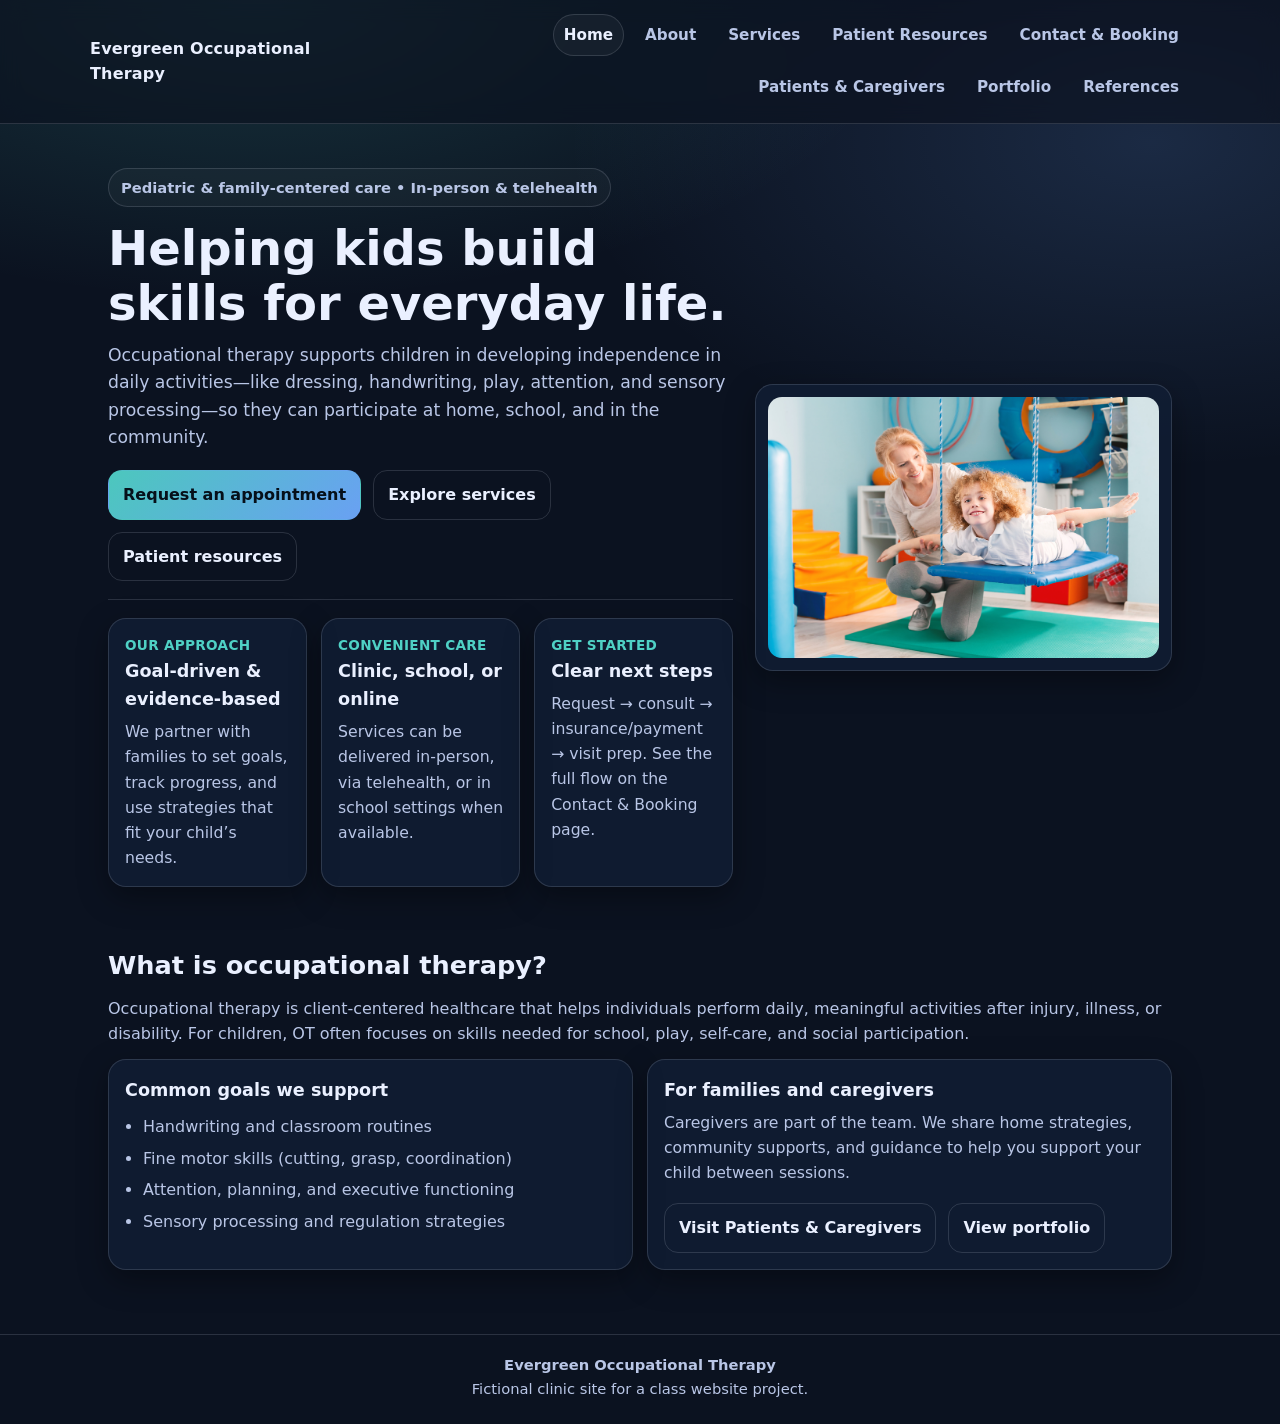
<file: index.html>
<!doctype html>
<html lang="en">
<head>
  <meta charset="utf-8" />
  <meta name="viewport" content="width=device-width, initial-scale=1" />
  <meta name="description" content="Occupational Therapy clinic website project home page" />
  <title>Evergreen OT • Home</title>
  <link rel="stylesheet" href="assets/styles.css" />
</head>
<body>
<a class="skip-link" href="#main">Skip to content</a>

<header>
  <div class="container nav">
    <a class="brand" href="index.html" aria-label="Evergreen Occupational Therapy home">
      <span>Evergreen Occupational Therapy</span>
    </a>

    <nav class="navlinks" aria-label="Primary">
      <a href="index.html" aria-current="page">Home</a>
      <a href="about.html">About</a>
      <a href="services.html">Services</a>
      <a href="patient-resources.html">Patient Resources</a>
      <a href="contact.html">Contact & Booking</a>
      <a href="caregivers.html">Patients & Caregivers</a>
      <a href="portfolio.html">Portfolio</a>
      <a href="references.html">References</a>
    </nav>
  </div>
</header>


<section class="hero">
  <div class="container hero-grid">
    <div>
      <span class="badge">Pediatric & family-centered care • In-person & telehealth</span>
      <h1>Helping kids build skills for everyday life.</h1>
      <p class="lead">
        Occupational therapy supports children in developing independence in daily activities—like dressing,
        handwriting, play, attention, and sensory processing—so they can participate at home, school, and in the community.
      </p>

      <div class="cta-row">
        <a class="btn primary" href="contact.html">Request an appointment</a>
        <a class="btn ghost" href="services.html">Explore services</a>
        <a class="btn ghost" href="patient-resources.html">Patient resources</a>
      </div>

      <div class="hr"></div>

      <div class="grid-3">
        <div class="card tile">
          <div class="kicker">Our approach</div>
          <h3>Goal-driven & evidence-based</h3>
          <p>We partner with families to set goals, track progress, and use strategies that fit your child’s needs.</p>
        </div>
        <div class="card tile">
          <div class="kicker">Convenient care</div>
          <h3>Clinic, school, or online</h3>
          <p>Services can be delivered in-person, via telehealth, or in school settings when available.</p>
        </div>
        <div class="card tile">
          <div class="kicker">Get started</div>
          <h3>Clear next steps</h3>
          <p>Request → consult → insurance/payment → visit prep. See the full flow on the Contact & Booking page.</p>
        </div>
      </div>
    </div>

    <aside class="card hero-card" aria-label="Concept map preview">
      <img src="assets/images/sensory-and-upper-bod-stengthening.jpg"/>

    </aside>
  </div>
</section>

<main id="main">
  <div class="container">
    <section class="section">
      <h2>What is occupational therapy?</h2>
      <p>
        Occupational therapy is client-centered healthcare that helps individuals perform daily, meaningful activities
        after injury, illness, or disability. For children, OT often focuses on skills needed for school, play,
        self-care, and social participation.
      </p>

      <div class="grid-2">
        <div class="card tile">
          <h3>Common goals we support</h3>
          <ul class="list">
            <li>Handwriting and classroom routines</li>
            <li>Fine motor skills (cutting, grasp, coordination)</li>
            <li>Attention, planning, and executive functioning</li>
            <li>Sensory processing and regulation strategies</li>
          </ul>
        </div>
        <div class="card tile">
          <h3>For families and caregivers</h3>
          <p>
            Caregivers are part of the team. We share home strategies, community supports, and guidance to help you
            support your child between sessions.
          </p>
          <div class="cta-row">
            <a class="btn" href="caregivers.html">Visit Patients & Caregivers</a>
            <a class="btn" href="portfolio.html">View portfolio</a>
          </div>
        </div>
      </div>
    </section>
  </div>
</main>


<footer>
  <div class="container footer-grid">
    <div class="small">
      <strong>Evergreen Occupational Therapy</strong><br />
      <span>Fictional clinic site for a class website project.</span>
    </div>
  </div>
</footer>

</body>
</html>
</file>
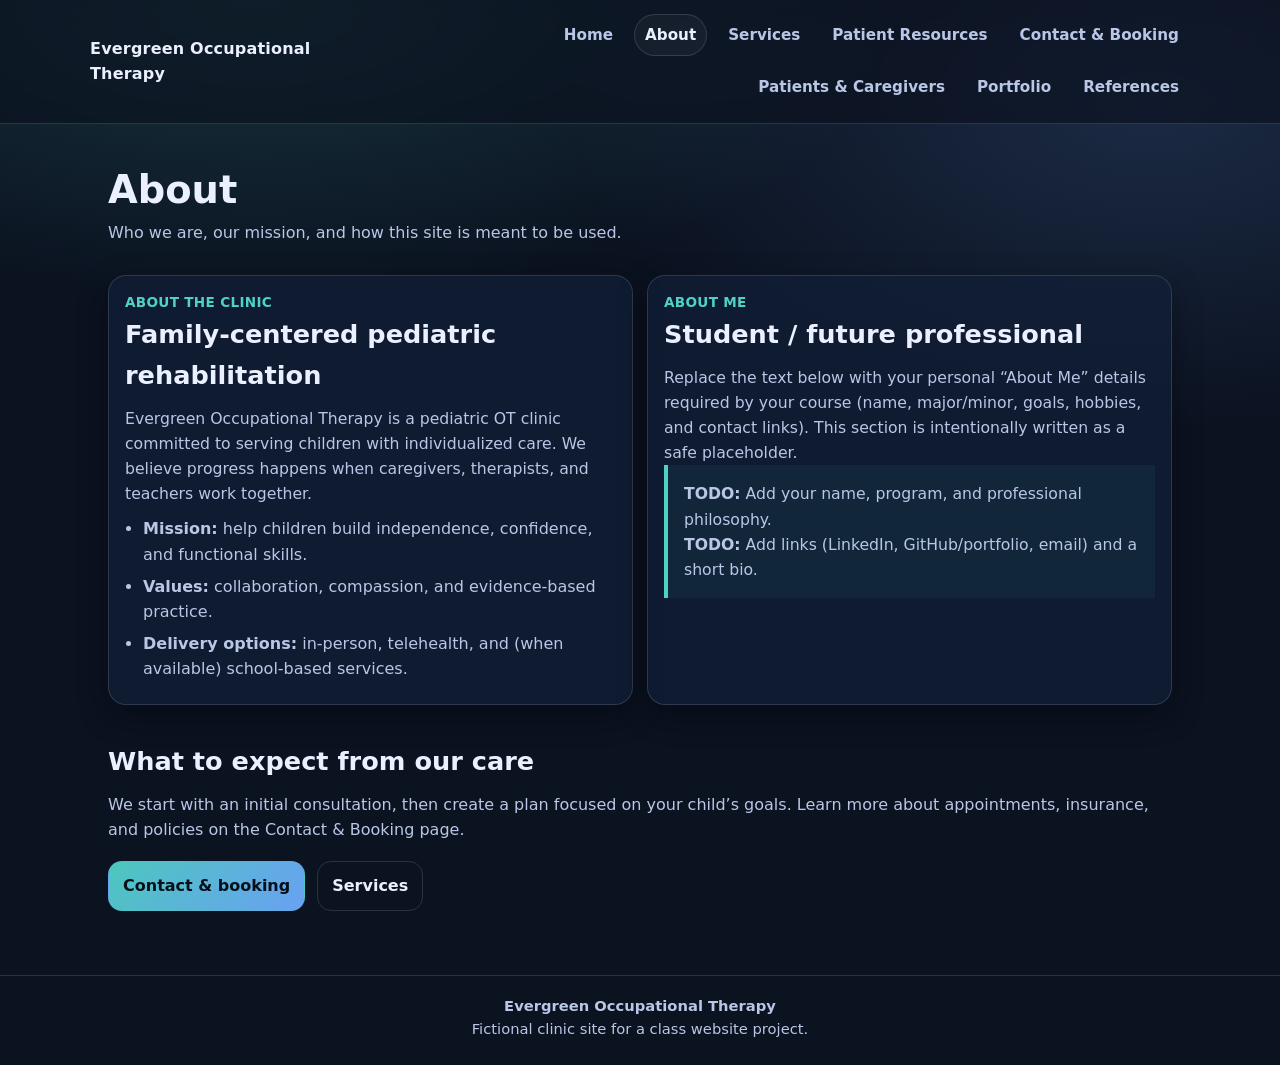
<file: about.html>
<!doctype html>
<html lang="en">
<head>
  <meta charset="utf-8" />
  <meta name="viewport" content="width=device-width, initial-scale=1" />
  <meta name="description" content="About page for the occupational therapy website project" />
  <title>Evergreen OT • About</title>
  <link rel="stylesheet" href="assets/styles.css" />
</head>
<body>
<a class="skip-link" href="#main">Skip to content</a>

<header>
  <div class="container nav">
    <a class="brand" href="index.html" aria-label="Evergreen Occupational Therapy home">
      <span>Evergreen Occupational Therapy</span>
    </a>

    <nav class="navlinks" aria-label="Primary">
      <a href="index.html">Home</a>
          <a href="about.html" aria-current="page">About</a>
          <a href="services.html">Services</a>
          <a href="patient-resources.html">Patient Resources</a>
          <a href="contact.html">Contact & Booking</a>
          <a href="caregivers.html">Patients & Caregivers</a>
          <a href="portfolio.html">Portfolio</a>
          <a href="references.html">References</a>
    </nav>
  </div>
</header>


<main id="main">
  <div class="container">
    <section class="page-title">
      <h1>About</h1>
      <p>Who we are, our mission, and how this site is meant to be used.</p>
    </section>

    <section class="section grid-2">
      <div class="card tile">
        <div class="kicker">About the clinic</div>
        <h2>Family-centered pediatric rehabilitation</h2>
        <p>
          Evergreen Occupational Therapy is a pediatric OT clinic committed to serving children with individualized care.
          We believe progress happens when caregivers, therapists, and teachers work together.
        </p>
        <ul class="list">
          <li><strong>Mission:</strong> help children build independence, confidence, and functional skills.</li>
          <li><strong>Values:</strong> collaboration, compassion, and evidence-based practice.</li>
          <li><strong>Delivery options:</strong> in-person, telehealth, and (when available) school-based services.</li>
        </ul>
      </div>

      <div class="card tile">
        <div class="kicker">About me</div>
        <h2>Student / future professional</h2>
        <p>
          Replace the text below with your personal “About Me” details required by your course (name, major/minor, goals,
          hobbies, and contact links). This section is intentionally written as a safe placeholder.
        </p>
        <div class="quote">
          <p><strong>TODO:</strong> Add your name, program, and professional philosophy.</p>
          <p><strong>TODO:</strong> Add links (LinkedIn, GitHub/portfolio, email) and a short bio.</p>
        </div>
      </div>
    </section>

    <section class="section">
      <h2>What to expect from our care</h2>
      <p>
        We start with an initial consultation, then create a plan focused on your child’s goals.
        Learn more about appointments, insurance, and policies on the Contact & Booking page.
      </p>
      <div class="cta-row">
        <a class="btn primary" href="contact.html">Contact & booking</a>
        <a class="btn" href="services.html">Services</a>
      </div>
    </section>
  </div>
</main>


<footer>
  <div class="container footer-grid">
    <div class="small">
      <strong>Evergreen Occupational Therapy</strong><br />
      <span>Fictional clinic site for a class website project.</span>
    </div>
  </div>
</footer>

</body>
</html>
</file>
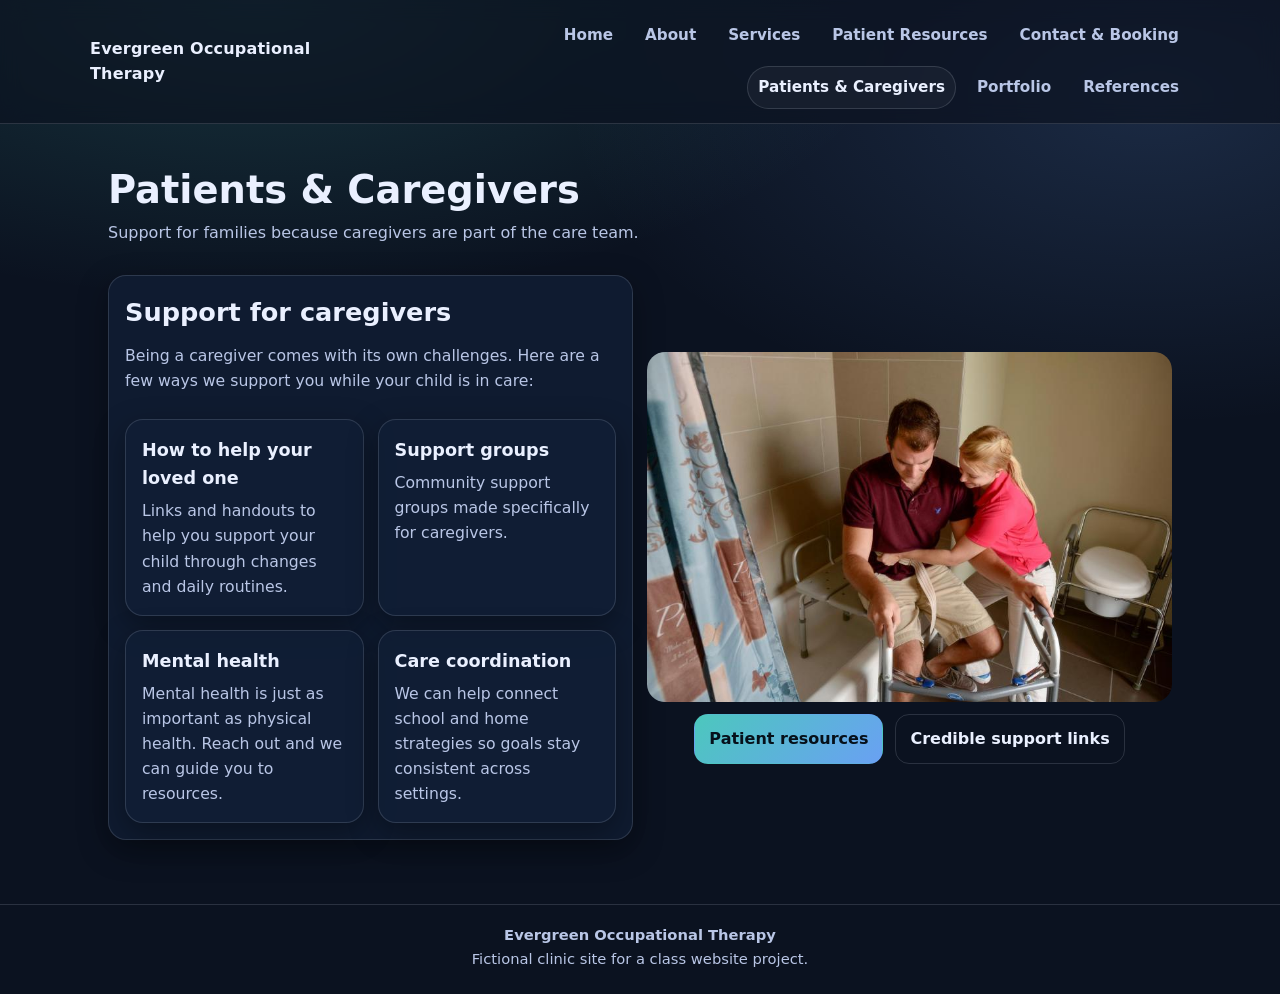
<file: caregivers.html>
<!doctype html>
<html lang="en">
<head>
  <meta charset="utf-8" />
  <meta name="viewport" content="width=device-width, initial-scale=1" />
  <meta name="description" content="Support resources for patients and caregivers" />
  <title>Evergreen OT • Patients & Caregivers</title>
  <link rel="stylesheet" href="assets/styles.css" />
</head>
<body>
<a class="skip-link" href="#main">Skip to content</a>

<header>
  <div class="container nav">
    <a class="brand" href="index.html" aria-label="Evergreen Occupational Therapy home">
      <span>Evergreen Occupational Therapy</span>
    </a>

    <nav class="navlinks" aria-label="Primary">
      <a href="index.html">Home</a>
          <a href="about.html">About</a>
          <a href="services.html">Services</a>
          <a href="patient-resources.html">Patient Resources</a>
          <a href="contact.html">Contact & Booking</a>
          <a href="caregivers.html" aria-current="page">Patients & Caregivers</a>
          <a href="portfolio.html">Portfolio</a>
          <a href="references.html">References</a>
    </nav>
  </div>
</header>


<main id="main">
  <div class="container">
    <section class="page-title">
      <h1>Patients & Caregivers</h1>
      <p>Support for families because caregivers are part of the care team.</p>
    </section>

    <section class="section media">
      <div>
        <div class="card tile">
          <h2>Support for caregivers</h2>
          <p>
            Being a caregiver comes with its own challenges. Here are a few ways we support you while your child is in care:
          </p>
          <br>
          <div class="grid-2">
            <div class="card tile">
              <h3>How to help your loved one</h3>
              <p>Links and handouts to help you support your child through changes and daily routines.</p>
            </div>
            <div class="card tile">
              <h3>Support groups</h3>
              <p>Community support groups made specifically for caregivers.</p>
            </div>
            <div class="card tile">
              <h3>Mental health</h3>
              <p>Mental health is just as important as physical health. Reach out and we can guide you to resources.</p>
            </div>
            <div class="card tile">
              <h3>Care coordination</h3>
              <p>We can help connect school and home strategies so goals stay consistent across settings.</p>
            </div>
          </div>
        </div>

      </div>

      <div class="caregiver-right">
        <div class="card hero-card caregiver-image-card">
          <img src="assets/images/lady-help.jpg" alt="Caregiver supporting a child during therapy activities." />
        </div>
        <div class="cta-row caregiver-side-cta">
          <a class="btn primary" href="patient-resources.html">Patient resources</a>
          <a class="btn" href="references.html">Credible support links</a>
        </div>
      </div>
    </section>
  </div>
</main>


<footer>
  <div class="container footer-grid">
    <div class="small">
      <strong>Evergreen Occupational Therapy</strong><br />
      <span>Fictional clinic site for a class website project.</span>
    </div>
  </div>
</footer>

</body>
</html>
</file>
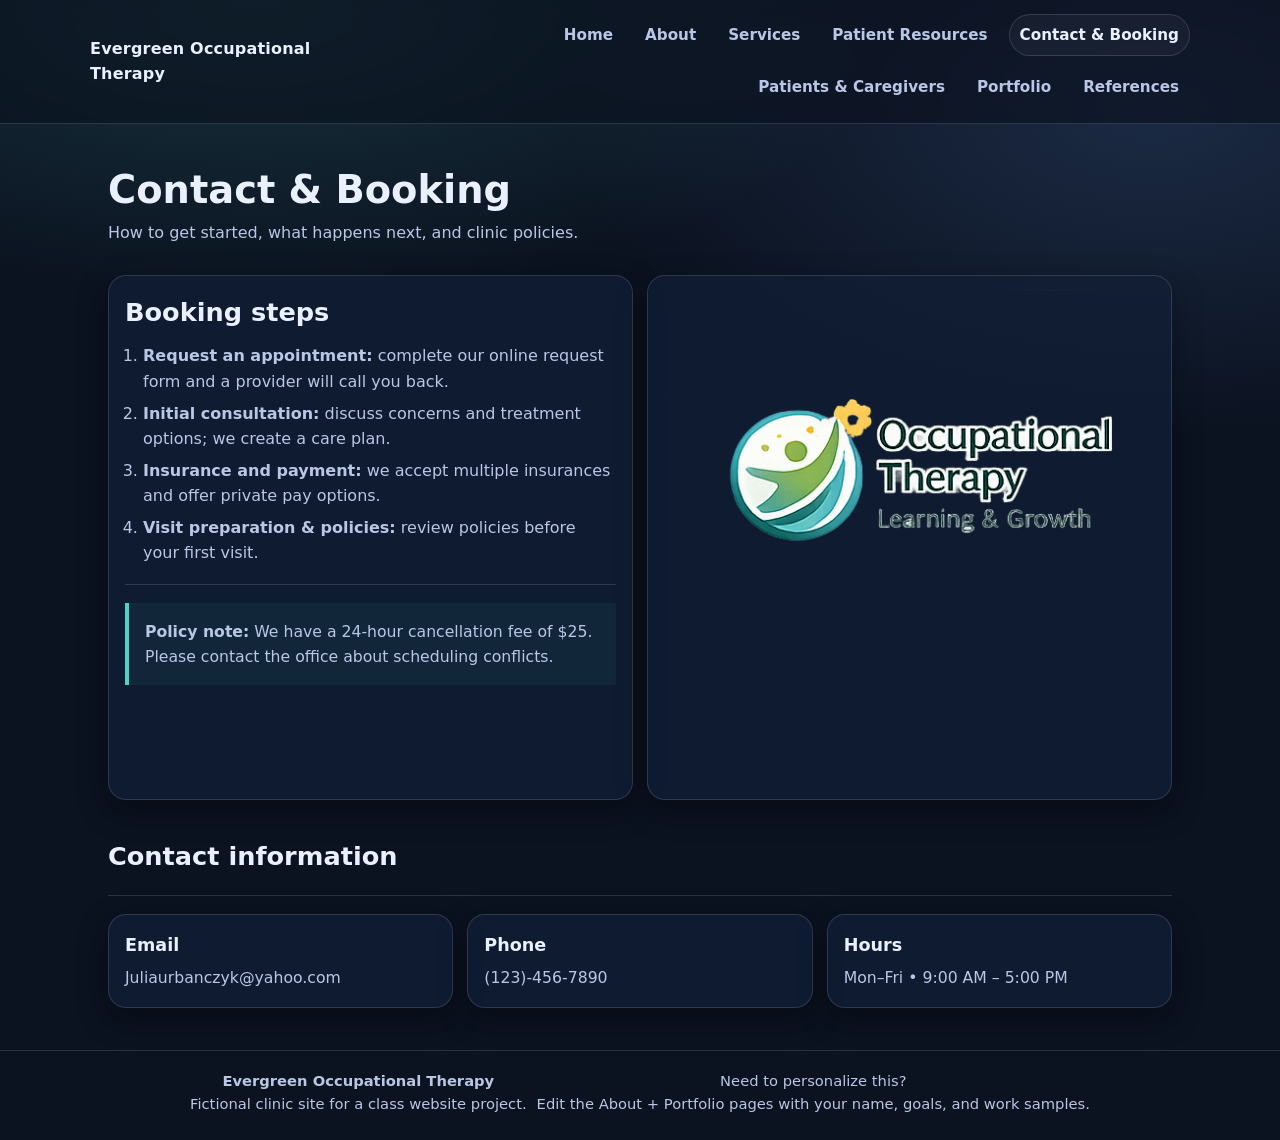
<file: contact.html>
<!doctype html>
<html lang="en">
<head>
  <meta charset="utf-8" />
  <meta name="viewport" content="width=device-width, initial-scale=1" />
  <meta name="description" content="How to contact the clinic and book an appointment" />
  <title>Evergreen OT • Contact & Booking</title>
  <link rel="stylesheet" href="assets/styles.css" />
</head>
<body class="contact-page">
<a class="skip-link" href="#main">Skip to content</a>

<header>
  <div class="container nav">
    <a class="brand" href="index.html" aria-label="Evergreen Occupational Therapy home">
      <span>Evergreen Occupational Therapy</span>
    </a>

    <nav class="navlinks" aria-label="Primary">
      <a href="index.html">Home</a>
          <a href="about.html">About</a>
          <a href="services.html">Services</a>
          <a href="patient-resources.html">Patient Resources</a>
          <a href="contact.html" aria-current="page">Contact & Booking</a>
          <a href="caregivers.html">Patients & Caregivers</a>
          <a href="portfolio.html">Portfolio</a>
          <a href="references.html">References</a>
    </nav>
  </div>
</header>


<main id="main">
  <div class="container">
    <section class="page-title">
      <h1>Contact & Booking</h1>
      <p>How to get started, what happens next, and clinic policies.</p>
    </section>

    <section class="section grid-2 contact-top">
      <div class="card tile">
        <h2>Booking steps</h2>
        <ol class="list">
          <li><strong>Request an appointment:</strong> complete our online request form and a provider will call you back.</li>
          <li><strong>Initial consultation:</strong> discuss concerns and treatment options; we create a care plan.</li>
          <li><strong>Insurance and payment:</strong> we accept multiple insurances and offer private pay options.</li>
          <li><strong>Visit preparation & policies:</strong> review policies before your first visit.</li>
        </ol>
        <div class="hr"></div>
        <div class="quote">
          <p><strong>Policy note:</strong> We have a 24-hour cancellation fee of $25. Please contact the office about scheduling conflicts.</p>
        </div>
      </div>

      <div class="card hero-card contact-image-card">
        <img src="assets/images/logo_5.png" alt="Contact and booking process visual." />
      </div>
    </section>

    <section class="section">
      <h2>Contact information</h2>
      <div class="hr"></div>
      <div class="grid-3">
        <div class="card tile">
          <h3>Email</h3>
          <p><a>Juliaurbanczyk@yahoo.com</a></p>
        </div>
        <div class="card tile">
          <h3>Phone</h3>
          <p><a>(123)-456-7890</a></p>
        </div>
        <div class="card tile">
          <h3>Hours</h3>
          <p>Mon–Fri • 9:00 AM – 5:00 PM</p>
        </div>
      </div>
    </section>
  </div>
</main>


<footer>
  <div class="container footer-grid">
    <div class="small">
      <strong>Evergreen Occupational Therapy</strong><br />
      <span>Fictional clinic site for a class website project.</span>
    </div>
    <div class="small">
      <span>Need to personalize this?</span><br />
      <span>Edit the About + Portfolio pages with your name, goals, and work samples.</span>
    </div>
  </div>
</footer>

</body>
</html>
</file>
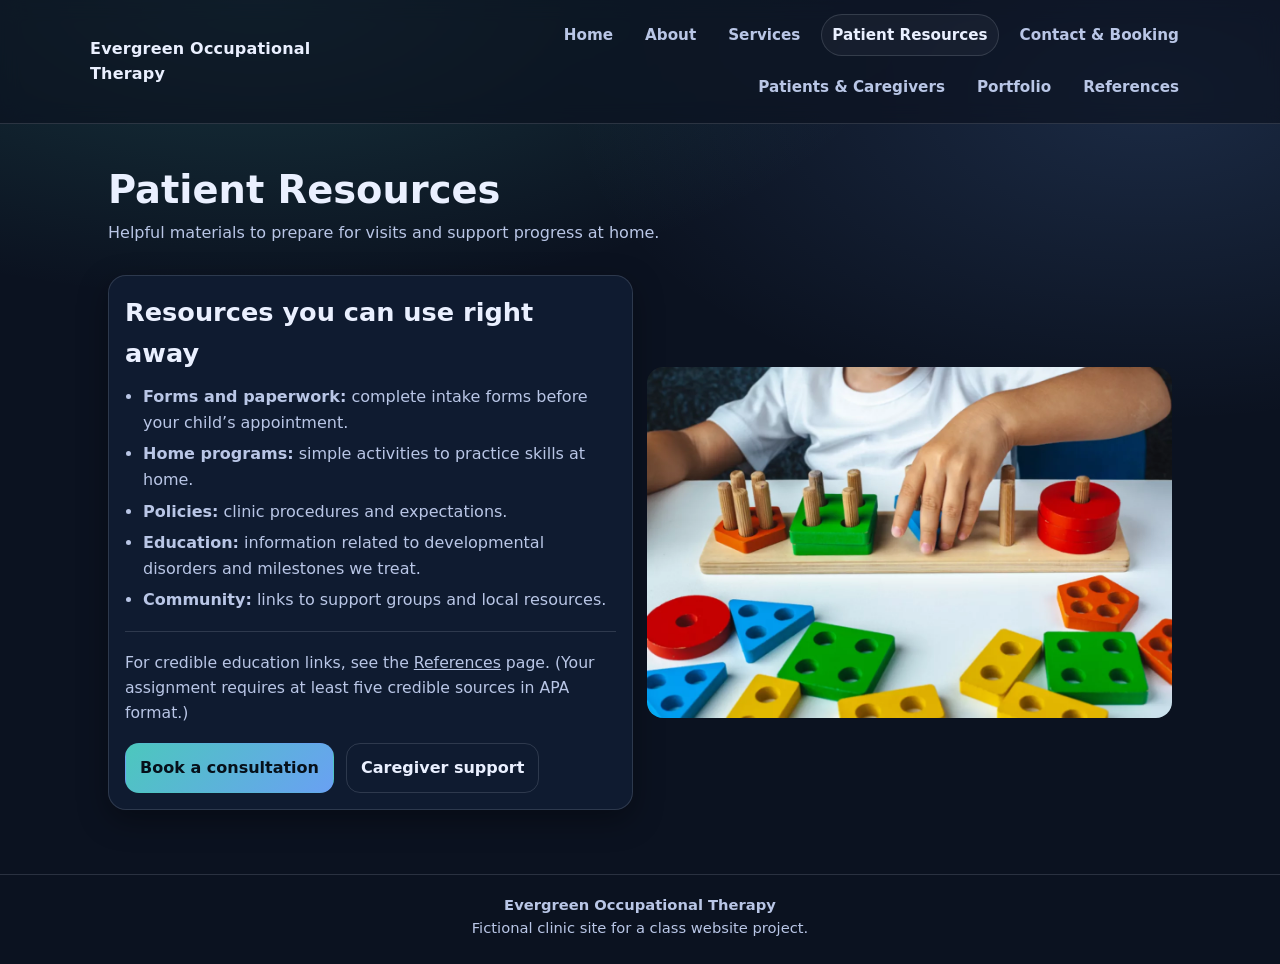
<file: patient-resources.html>
<!doctype html>
<html lang="en">
<head>
  <meta charset="utf-8" />
  <meta name="viewport" content="width=device-width, initial-scale=1" />
  <meta name="description" content="Patient resources and handouts for families" />
  <title>Evergreen OT • Patient Resources</title>
  <link rel="stylesheet" href="assets/styles.css" />
</head>
<body class="patient-resources-page">
<a class="skip-link" href="#main">Skip to content</a>

<header>
  <div class="container nav">
    <a class="brand" href="index.html" aria-label="Evergreen Occupational Therapy home">
      <span>Evergreen Occupational Therapy</span>
    </a>

    <nav class="navlinks" aria-label="Primary">
      <a href="index.html">Home</a>
          <a href="about.html">About</a>
          <a href="services.html">Services</a>
          <a href="patient-resources.html" aria-current="page">Patient Resources</a>
          <a href="contact.html">Contact & Booking</a>
          <a href="caregivers.html">Patients & Caregivers</a>
          <a href="portfolio.html">Portfolio</a>
          <a href="references.html">References</a>
    </nav>
  </div>
</header>


<main id="main">
  <div class="container">
    <section class="page-title">
      <h1>Patient Resources</h1>
      <p>Helpful materials to prepare for visits and support progress at home.</p>
    </section>

    <section class="section media">
      <div class="card tile">
        <h2>Resources you can use right away</h2>
        <ul class="list">
          <li><strong>Forms and paperwork:</strong> complete intake forms before your child’s appointment.</li>
          <li><strong>Home programs:</strong> simple activities to practice skills at home.</li>
          <li><strong>Policies:</strong> clinic procedures and expectations.</li>
          <li><strong>Education:</strong> information related to developmental disorders and milestones we treat.</li>
          <li><strong>Community:</strong> links to support groups and local resources.</li>
        </ul>

        <div class="hr"></div>

        <p>
          For credible education links, see the <a href="references.html">References</a> page.
          (Your assignment requires at least five credible sources in APA format.)
        </p>

        <div class="cta-row">
          <a class="btn primary" href="contact.html">Book a consultation</a>
          <a class="btn" href="caregivers.html">Caregiver support</a>
        </div>
      </div>

      <div class="card hero-card patient-image-card">
        <img src="assets/images/shutterstock_1511085716.webp" alt="Child participating in an occupational therapy activity." />
      </div>
    </section>
  </div>
</main>


<footer>
  <div class="container footer-grid">
    <div class="small">
      <strong>Evergreen Occupational Therapy</strong><br />
      <span>Fictional clinic site for a class website project.</span>
    </div>
  </div>
</footer>

</body>
</html>
</file>
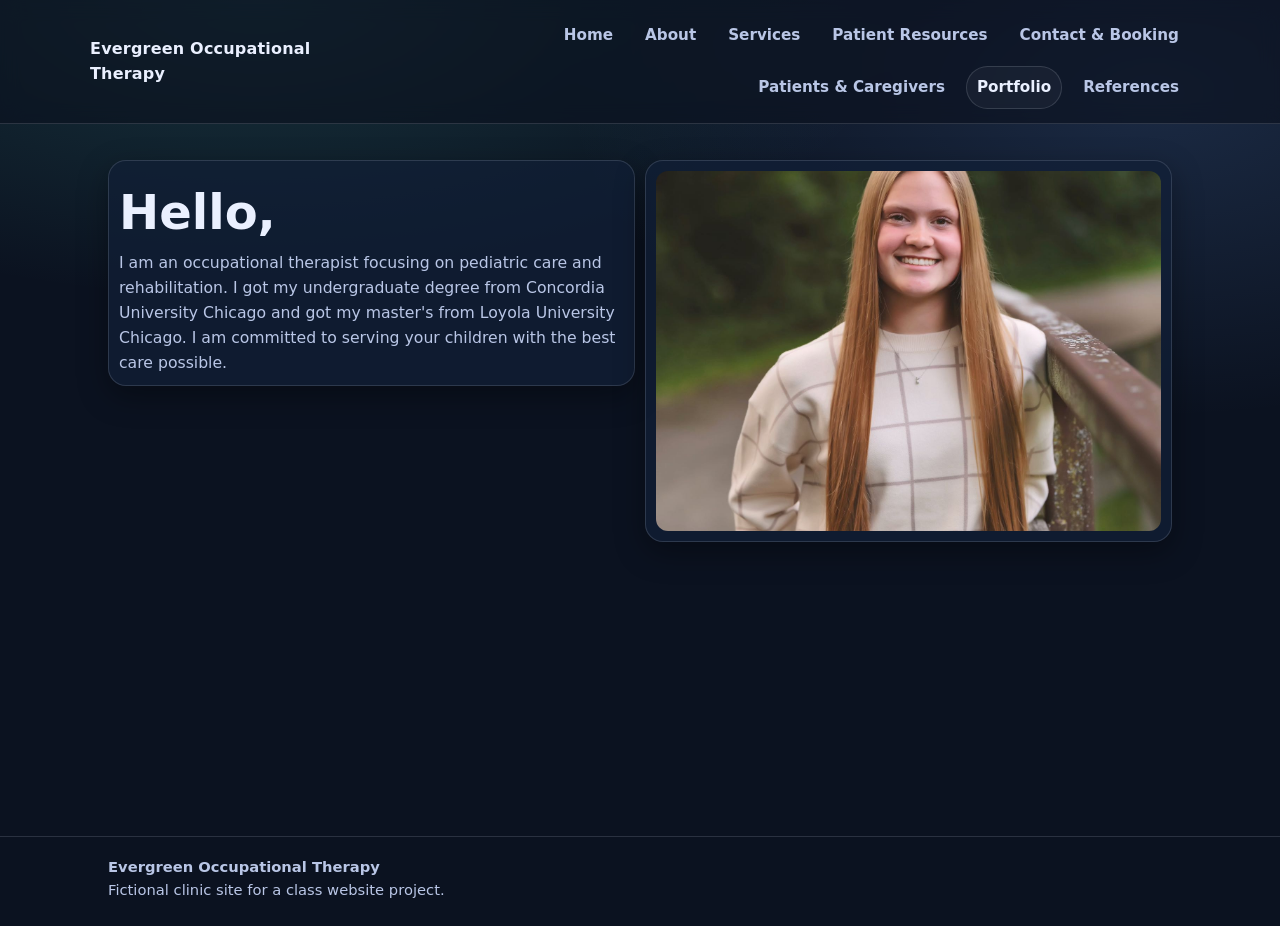
<file: portfolio.html>
<!doctype html>
<html lang="en">
<head>
  <meta charset="utf-8" />
  <meta name="viewport" content="width=device-width, initial-scale=1" />
  <meta name="description" content="Portfolio and professional background" />
  <title>Evergreen OT - Portfolio</title>
  <link rel="stylesheet" href="assets/styles.css" />
</head>
<body class="portfolio-page">
<a class="skip-link" href="#main">Skip to content</a>

<header>
  <div class="container nav">
    <a class="brand" href="index.html" aria-label="Evergreen Occupational Therapy home">
      <span>Evergreen Occupational Therapy</span>
    </a>

    <nav class="navlinks" aria-label="Primary">
      <a href="index.html">Home</a>
      <a href="about.html">About</a>
      <a href="services.html">Services</a>
      <a href="patient-resources.html">Patient Resources</a>
      <a href="contact.html">Contact & Booking</a>
      <a href="caregivers.html">Patients & Caregivers</a>
      <a href="portfolio.html" aria-current="page">Portfolio</a>
      <a href="references.html">References</a>
    </nav>
  </div>
</header>

<main id="main">
  <div class="container">
    <section class="section grid-2 portfolio-full">
      <div class="card tile">
        <h1>Hello,</h1>
        <p>
          I am an occupational therapist focusing on pediatric care and rehabilitation. I got my undergraduate
          degree from Concordia University Chicago and got my master's from Loyola University Chicago. I am committed
          to serving your children with the best care possible.
        </p>
      </div>

      <div class="card tile">
        <img class="portfolio-headshot" src="assets/images/01FC3C49-BE21-41E3-9C40-2B6F2432E581.jpg" alt="Professional headshot." />
      </div>
    </section>
  </div>
</main>

<footer>
  <div class="container footer-grid">
    <div class="small">
      <strong>Evergreen Occupational Therapy</strong><br />
      <span>Fictional clinic site for a class website project.</span>
    </div>
  </div>
</footer>

</body>
</html>
</file>
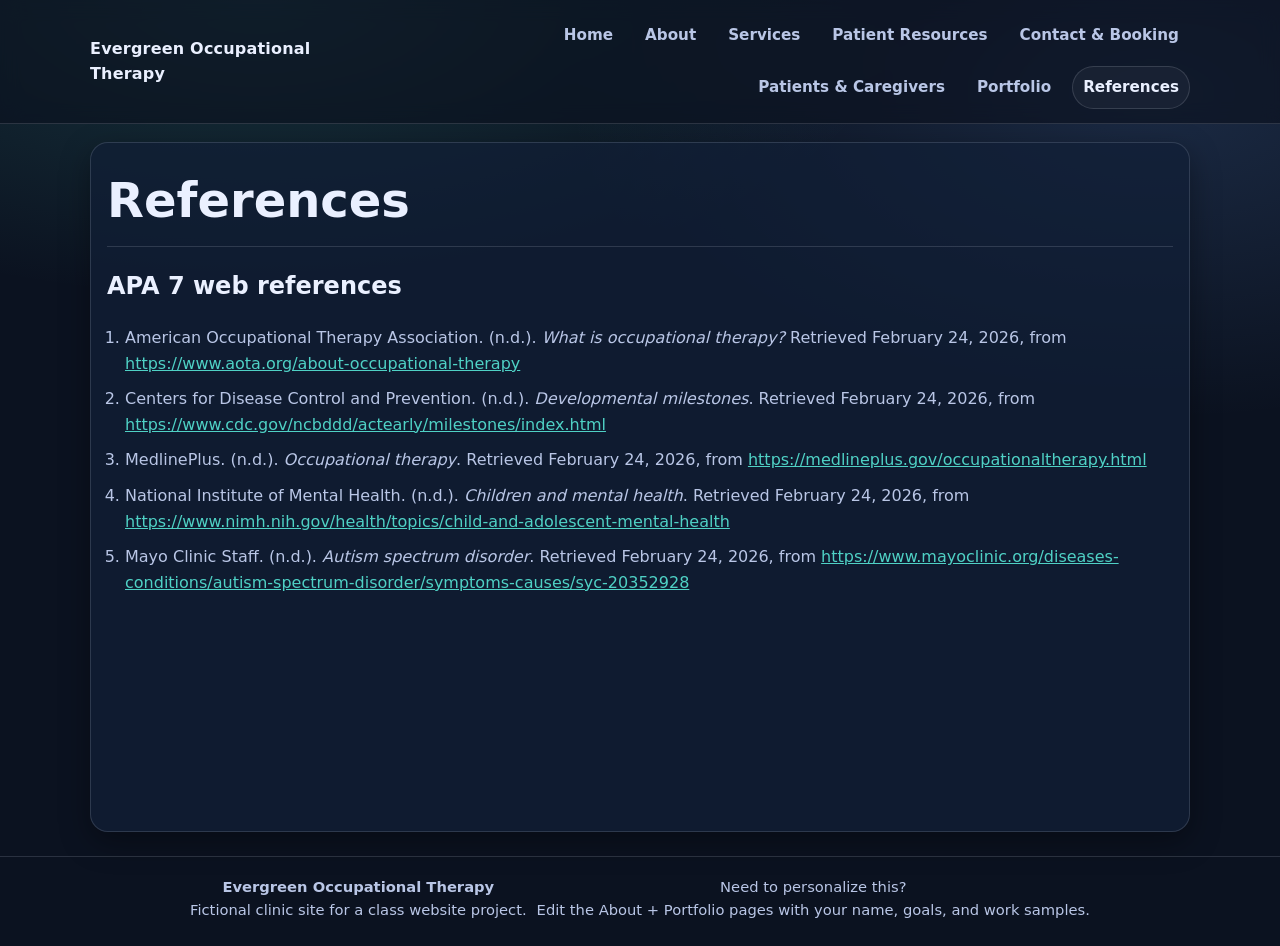
<file: references.html>
<!doctype html>
<html lang="en">
<head>
  <meta charset="utf-8" />
  <meta name="viewport" content="width=device-width, initial-scale=1" />
  <meta name="description" content="APA 7 references for credible occupational therapy resources" />
  <title>Evergreen OT - References</title>
  <link rel="stylesheet" href="assets/styles.css" />
</head>
<body class="references-page">
<a class="skip-link" href="#main">Skip to content</a>

<header>
  <div class="container nav">
    <a class="brand" href="index.html" aria-label="Evergreen Occupational Therapy home">
      <span>Evergreen Occupational Therapy</span>
    </a>

    <nav class="navlinks" aria-label="Primary">
      <a href="index.html">Home</a>
      <a href="about.html">About</a>
      <a href="services.html">Services</a>
      <a href="patient-resources.html">Patient Resources</a>
      <a href="contact.html">Contact & Booking</a>
      <a href="caregivers.html">Patients & Caregivers</a>
      <a href="portfolio.html">Portfolio</a>
      <a href="references.html" aria-current="page">References</a>
    </nav>
  </div>
</header>

<main id="main">
  <div class="container references-box card tile">
    <h1>References</h1>

    <div class="hr"></div>

    <h2>APA 7 web references</h2>
    <ol class="list refs">
      <li>
        American Occupational Therapy Association. (n.d.). <em>What is occupational therapy?</em>
        Retrieved February 24, 2026, from
        <a href="https://www.aota.org/about-occupational-therapy">https://www.aota.org/about-occupational-therapy</a>
      </li>
      <li>
        Centers for Disease Control and Prevention. (n.d.). <em>Developmental milestones</em>.
        Retrieved February 24, 2026, from
        <a href="https://www.cdc.gov/ncbddd/actearly/milestones/index.html">https://www.cdc.gov/ncbddd/actearly/milestones/index.html</a>
      </li>
      <li>
        MedlinePlus. (n.d.). <em>Occupational therapy</em>.
        Retrieved February 24, 2026, from
        <a href="https://medlineplus.gov/occupationaltherapy.html">https://medlineplus.gov/occupationaltherapy.html</a>
      </li>
      <li>
        National Institute of Mental Health. (n.d.). <em>Children and mental health</em>.
        Retrieved February 24, 2026, from
        <a href="https://www.nimh.nih.gov/health/topics/child-and-adolescent-mental-health">https://www.nimh.nih.gov/health/topics/child-and-adolescent-mental-health</a>
      </li>
      <li>
        Mayo Clinic Staff. (n.d.). <em>Autism spectrum disorder</em>.
        Retrieved February 24, 2026, from
        <a href="https://www.mayoclinic.org/diseases-conditions/autism-spectrum-disorder/symptoms-causes/syc-20352928">https://www.mayoclinic.org/diseases-conditions/autism-spectrum-disorder/symptoms-causes/syc-20352928</a>
      </li>
    </ol>
  </div>
</main>

<footer>
  <div class="container footer-grid">
    <div class="small">
      <strong>Evergreen Occupational Therapy</strong><br />
      <span>Fictional clinic site for a class website project.</span>
    </div>
    <div class="small">
      <span>Need to personalize this?</span><br />
      <span>Edit the About + Portfolio pages with your name, goals, and work samples.</span>
    </div>
  </div>
</footer>

</body>
</html>
</file>
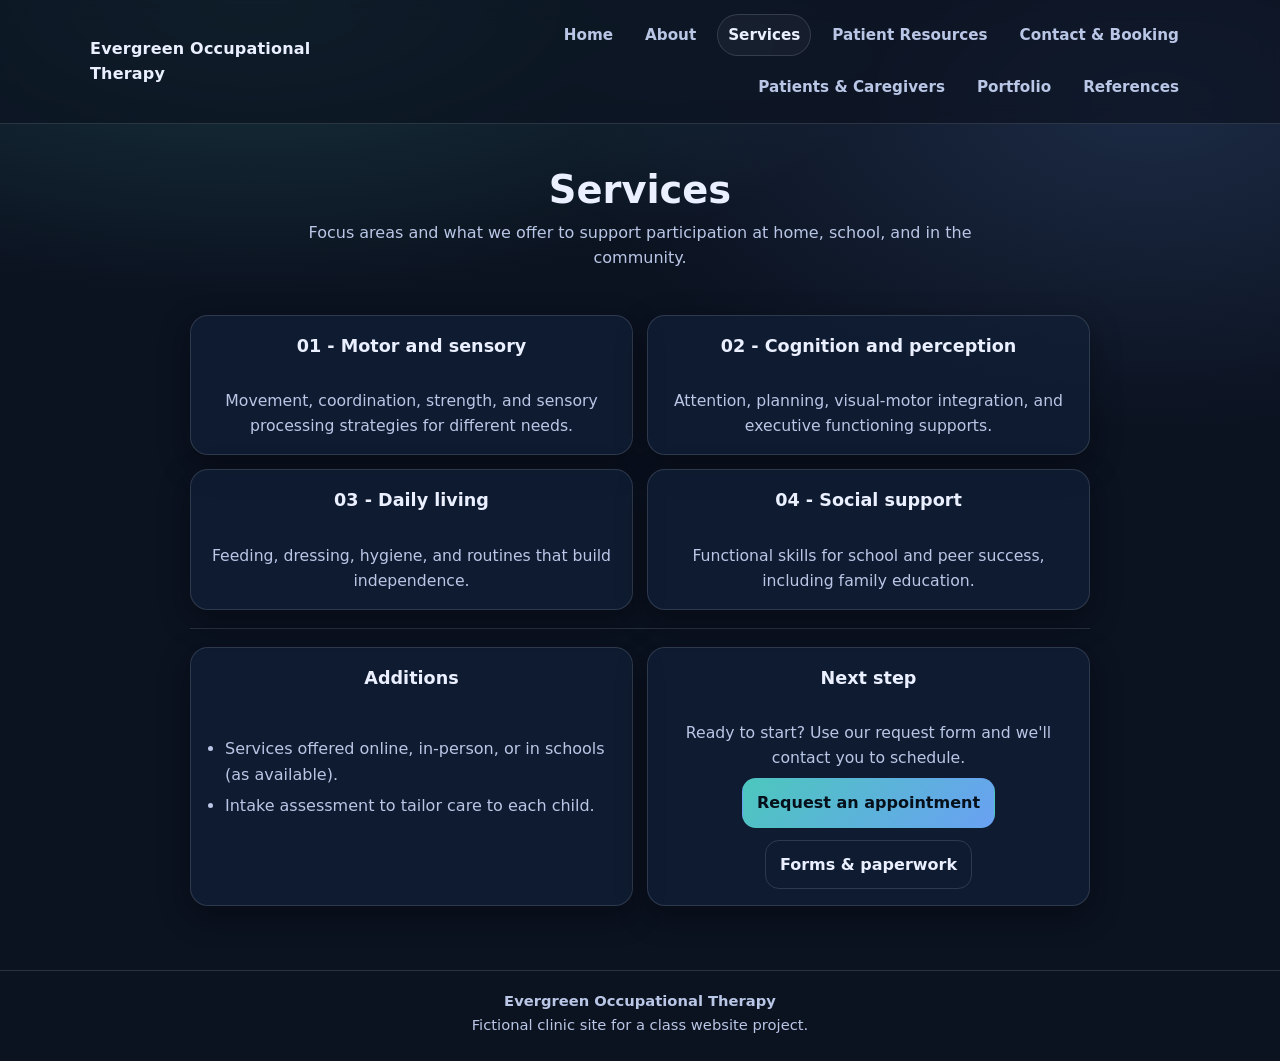
<file: services.html>
<!doctype html>
<html lang="en">
<head>
  <meta charset="utf-8" />
  <meta name="viewport" content="width=device-width, initial-scale=1" />
  <meta name="description" content="Services provided by the occupational therapy clinic" />
  <title>Evergreen OT - Services</title>
  <link rel="stylesheet" href="assets/styles.css" />
</head>
<body class="services-page">
<a class="skip-link" href="#main">Skip to content</a>

<header>
  <div class="container nav">
    <a class="brand" href="index.html" aria-label="Evergreen Occupational Therapy home">
      <span>Evergreen Occupational Therapy</span>
    </a>

    <nav class="navlinks" aria-label="Primary">
      <a href="index.html">Home</a>
      <a href="about.html">About</a>
      <a href="services.html" aria-current="page">Services</a>
      <a href="patient-resources.html">Patient Resources</a>
      <a href="contact.html">Contact & Booking</a>
      <a href="caregivers.html">Patients & Caregivers</a>
      <a href="portfolio.html">Portfolio</a>
      <a href="references.html">References</a>
    </nav>
  </div>
</header>

<main id="main">
  <div class="container">
    <section class="page-title services-title">
      <h1>Services</h1>
      <p>Focus areas and what we offer to support participation at home, school, and in the community.</p>
    </section>

    <section class="section services-layout">
      <div class="services-content">
        <div class="grid-2 services-grid">
          <div class="card tile">
            <h3>01 - Motor and sensory</h3>
            <p>Movement, coordination, strength, and sensory processing strategies for different needs.</p>
          </div>
          <div class="card tile">
            <h3>02 - Cognition and perception</h3>
            <p>Attention, planning, visual-motor integration, and executive functioning supports.</p>
          </div>
          <div class="card tile">
            <h3>03 - Daily living</h3>
            <p>Feeding, dressing, hygiene, and routines that build independence.</p>
          </div>
          <div class="card tile">
            <h3>04 - Social support</h3>
            <p>Functional skills for school and peer success, including family education.</p>
          </div>
        </div>

        <div class="hr"></div>

        <div class="grid-2 services-grid">
          <div class="card tile">
            <h3>Additions</h3>
            <ul class="list">
              <li>Services offered online, in-person, or in schools (as available).</li>
              <li>Intake assessment to tailor care to each child.</li>
            </ul>
          </div>
          <div class="card tile">
            <h3>Next step</h3>
            <p>Ready to start? Use our request form and we'll contact you to schedule.</p>
            <div class="cta-row services-cta">
              <a class="btn primary" href="contact.html">Request an appointment</a>
              <a class="btn" href="patient-resources.html">Forms & paperwork</a>
            </div>
          </div>
        </div>
      </div>

    </section>
  </div>
</main>

<footer>
  <div class="container footer-grid">
    <div class="small">
      <strong>Evergreen Occupational Therapy</strong><br />
      <span>Fictional clinic site for a class website project.</span>
    </div>
  </div>
</footer>

</body>
</html>
</file>
<file: assets/styles.css>
:root{
  --bg:#0b1220;
  --surface:#0f1a2e;
  --card:#111f37;
  --text:#eaf0ff;
  --muted:#b9c6e6;
  --brand:#4fd1c5;
  --brand2:#6ea8fe;
  --accent:#ffd166;
  --border:rgba(234,240,255,.14);
  --shadow: 0 10px 30px rgba(0,0,0,.35);
  --radius: 18px;
  --max: 1100px;
}

*{box-sizing:border-box}
html,body{margin:0;padding:0}
body{
  font-family: ui-sans-serif, system-ui, -apple-system, Segoe UI, Roboto, Arial, "Apple Color Emoji","Segoe UI Emoji";
  background: radial-gradient(1100px 500px at 20% 0%, rgba(79,209,197,.18), transparent 60%),
              radial-gradient(900px 500px at 90% 10%, rgba(110,168,254,.16), transparent 65%),
              var(--bg);
  color:var(--text);
  line-height:1.6;
}

a{color:inherit}
.container{max-width:var(--max); margin:0 auto; padding:0 18px;}
.skip-link{
  position:absolute; left:-999px; top:8px; background:var(--accent); color:#151515;
  padding:10px 12px; border-radius:10px; z-index:999;
}
.skip-link:focus{left:10px}

header{
  position:sticky; top:0; z-index:20;
  backdrop-filter: blur(10px);
  background: rgba(11,18,32,.65);
  border-bottom: 1px solid var(--border);
}
.nav{
  display:flex; align-items:center; justify-content:space-between;
  padding:14px 0;
  gap:14px;
}
.brand{
  display:flex; align-items:center; gap:10px; text-decoration:none;
  font-weight:800; letter-spacing:.2px;
}
.logo{
  width:36px;height:36px;border-radius:12px;
  background: linear-gradient(135deg, var(--brand), var(--brand2));
  box-shadow: var(--shadow);
}
.navlinks{
  display:flex; flex-wrap:wrap; gap:10px;
  justify-content:flex-end;
}
.navlinks a{
  text-decoration:none;
  padding:8px 10px;
  border:1px solid transparent;
  border-radius:999px;
  color:var(--muted);
  font-weight:600;
  font-size:.95rem;
}
.navlinks a:hover, .navlinks a[aria-current="page"]{
  color:var(--text);
  border-color: var(--border);
  background: rgba(234,240,255,.04);
}

.hero{
  padding:44px 0 22px;
}
.hero-grid{
  display:grid;
  grid-template-columns: 1.2fr .8fr;
  gap:22px;
  align-items:center;
}
.badge{
  display:inline-flex; align-items:center; gap:8px;
  padding:7px 12px;
  border: 1px solid var(--border);
  border-radius: 999px;
  color: var(--muted);
  background: rgba(234,240,255,.03);
  font-weight:700;
  font-size:.92rem;
}
h1{
  margin:14px 0 10px;
  line-height:1.15;
  font-size: clamp(2rem, 5vw, 3rem);
}
.lead{color:var(--muted); font-size:1.08rem; margin:0 0 18px;}
.cta-row{display:flex; flex-wrap:wrap; gap:12px; margin-top:18px;}
.btn{
  display:inline-flex; align-items:center; justify-content:center; gap:10px;
  padding:11px 14px;
  border-radius: 14px;
  border:1px solid var(--border);
  text-decoration:none;
  font-weight:800;
  box-shadow: none;
  transition: transform .06s ease, background .2s ease, border-color .2s ease;
}
.btn:hover{transform: translateY(-1px); background: rgba(234,240,255,.05);}
.btn.primary{
  border-color: transparent;
  background: linear-gradient(135deg, rgba(79,209,197,.95), rgba(110,168,254,.95));
  color:#06101a;
}
.btn.ghost{color:var(--text);}

.card{
  background: rgba(17,31,55,.72);
  border:1px solid var(--border);
  border-radius: var(--radius);
  box-shadow: var(--shadow);
}
.hero-card{
  padding:12px;
  overflow:hidden;
}
.hero-card img{
  width:100%;
  border-radius: 14px;
  border:none;
  display:block;
}
.caption{color:var(--muted); font-size:.92rem; margin:10px 4px 0;}

main{padding:18px 0 46px;}
.section{padding:18px 0;}
.section h2{
  font-size:1.6rem;
  margin:0 0 10px;
}
.section p{color:var(--muted); margin:0 0 12px;}
.grid-3{
  display:grid;
  grid-template-columns: repeat(3, 1fr);
  gap:14px;
}
.grid-2{
  display:grid;
  grid-template-columns: repeat(2, 1fr);
  gap:14px;
}
.tile{
  padding:16px;
}
.tile h3{margin:0 0 6px; font-size:1.1rem;}
.tile p{margin:0; color:var(--muted); font-size:.98rem;}
.kicker{color:var(--brand); font-weight:900; letter-spacing:.3px; text-transform:uppercase; font-size:.85rem;}

.hr{
  height:1px; background: var(--border); margin:18px 0;
}

.page-title{
  padding:26px 0 12px;
}
.page-title h1{font-size: clamp(1.8rem, 4vw, 2.4rem); margin:0 0 8px;}
.page-title p{margin:0; color:var(--muted);}

.media{
  display:grid;
  grid-template-columns: 1fr 1fr;
  gap:14px;
  align-items:start;
}
.media img{
  width:100%;
  border-radius: 16px;
  border:none;
  display:block;
}

.list{
  margin:10px 0 0;
  padding-left: 18px;
  color:var(--muted);
}
.list li{margin:6px 0}

.quote{
  padding:16px;
  border-left: 4px solid var(--brand);
  background: rgba(79,209,197,.06);
}

.refs li{margin:10px 0}
.refs a{color:var(--brand); text-decoration:underline}

footer{
  border-top: 1px solid var(--border);
  padding:18px 0 24px;
  color: var(--muted);
}
.footer-grid{
  display:flex;
  flex-wrap:wrap;
  justify-content:center;
  gap:10px;
  text-align: center;
  width: 100%;
}
.small{font-size:.92rem}
.note{
  padding:14px;
  background: rgba(255,209,102,.08);
  border:1px solid rgba(255,209,102,.22);
  border-radius: 16px;
  color: var(--text);
}
.contact-top{
  align-items:stretch;
}
.contact-top .card{
  height:100%;
}
.contact-top .contact-image-card{
  display:flex;
  align-items:center;
  justify-content:center;
  align-self:stretch;
  padding:10px;
}
.contact-top .contact-image-card img{
  height:100%;
  max-height:100%;
  width:auto;
  max-width:100%;
  object-fit:contain;
}
.contact-page main{
  padding-bottom:24px;
}
.services-page .services-title{
  text-align:center;
  max-width:760px;
  margin:0 auto;
}
.services-page .services-layout{
  display:block;
  align-items:start;
  gap:24px;
}
.services-page .services-content{
  text-align:center;
  max-width:900px;
  margin:0 auto;
}
.services-page .services-content .list{
  display:inline-block;
  max-width:44ch;
  margin:10px auto 0;
  text-align:left;
}
.services-page .services-grid{
  margin-top:14px;
  align-items:stretch;
}
.services-page .services-grid .card{
  height:100%;
}
.services-page .services-grid .tile{
  text-align:center;
  display:flex;
  flex-direction:column;
  gap:8px;
}
.services-page .services-grid .tile h3{
  text-align:center;
  min-height:2.4em;
}
.services-page .services-grid .tile p{
  margin:0;
  text-align:center;
}
.services-page .services-grid .tile .list{
  text-align:left;
}
.services-page .services-grid .tile .cta-row{
  margin-top:auto;
}
.services-page .services-cta{
  justify-content:center;
}
.caregiver-side-cta{
  justify-content:center;
  margin-top:12px;
}
.caregiver-right{
  display:flex;
  flex-direction:column;
  align-items:center;
  justify-content:center;
  height:100%;
}
.caregiver-right .hero-card{
  width:100%;
  border:none;
}
.caregiver-image-card{
  background:transparent;
  box-shadow:none;
  border:none;
  padding:0;
}
.caregiver-image-card img{
  border-radius:16px;
}
.patient-resources-page .media{
  align-items:stretch;
}
.patient-resources-page .patient-image-card{
  background:transparent;
  border:none;
  box-shadow:none;
  padding:0;
  display:flex;
  align-items:center;
  justify-content:center;
}
.patient-resources-page .patient-image-card img{
  width:100%;
  max-height:100%;
  object-fit:contain;
}
.references-page{
  min-height:100vh;
}
.references-page main{
  padding-bottom:24px;
}
.references-page .references-box{
  min-height:calc(100vh - 210px);
}
.portfolio-page main{
  padding-bottom:24px;
}
.portfolio-page .portfolio-full{
  min-height:calc(100vh - 230px);
  align-items:start;
  gap:10px;
}
.portfolio-page .portfolio-full .card{
  height:auto;
}
.portfolio-page .portfolio-full .tile{
  padding:10px;
}
.portfolio-page .tile,
.portfolio-page .tile h1,
.portfolio-page .tile h2,
.portfolio-page .tile p{
  text-align:left;
}
.portfolio-headshot{
  width:100%;
  max-height:360px;
  object-fit:cover;
  border-radius:12px;
  display:block;
}
.portfolio-page .footer-grid{
  justify-content:flex-start;
  text-align:left;
}

@media (max-width: 900px){
  .hero-grid{grid-template-columns: 1fr; }
  .grid-3{grid-template-columns: 1fr;}
  .grid-2{grid-template-columns: 1fr;}
  .media{grid-template-columns: 1fr;}
  .navlinks{justify-content:flex-start}
  .contact-top .contact-image-card img{max-height:none;}
  .portfolio-page .portfolio-full{min-height:auto;}
}
.portfolio{padding:40px;}
.portfolio .card{transition:.3s;}
.portfolio .card:hover{transform:scale(1.03);}
.portfolio-image{width:200px; margin-top:10px;}

.brand-logo{
  width:250px;
  height:80px;
  object-fit:cover;
  display:block;
  size: 40%;
}
</file>
